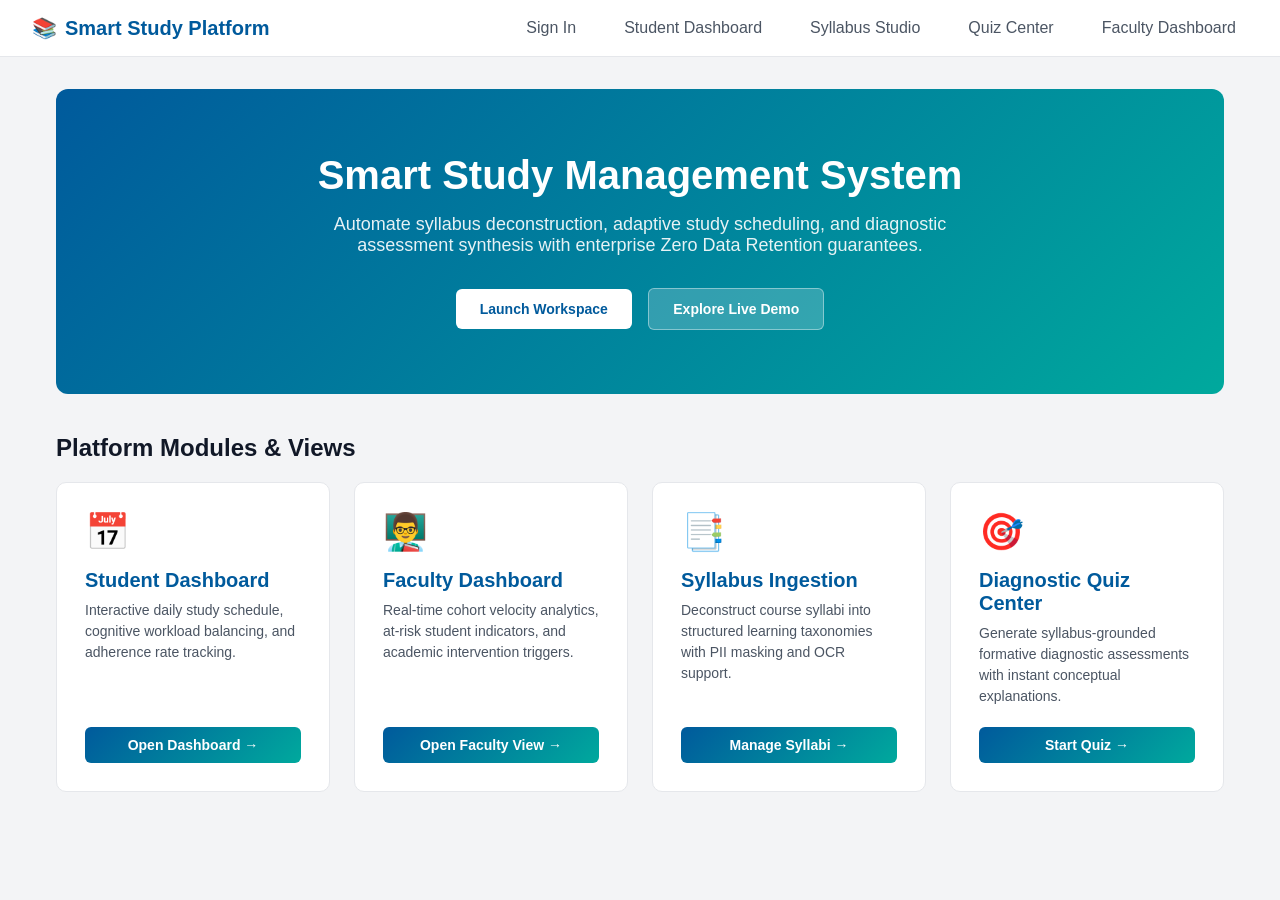
<file: public/index.html>
<!DOCTYPE html>
<html lang="en">
<head>
    <meta charset="UTF-8">
    <meta name="viewport" content="width=device-width, initial-scale=1.0">
    <title>Smart Study Management System - Core Platform</title>
    <link rel="stylesheet" href="css/style.css">
    <style>
        .hero {
            background: linear-gradient(135deg, #005A9C 0%, #00A99D 100%);
            color: white;
            padding: 4rem 2rem;
            text-align: center;
            border-radius: 12px;
            margin-bottom: 2.5rem;
        }
        .hero h1 {
            font-size: 2.5rem;
            margin-bottom: 1rem;
        }
        .hero p {
            font-size: 1.125rem;
            opacity: 0.9;
            max-width: 700px;
            margin: 0 auto 2rem;
        }
        .feature-grid {
            display: grid;
            grid-template-columns: repeat(auto-fit, minmax(260px, 1fr));
            gap: 1.5rem;
        }
        .feature-card {
            background: white;
            border: 1px solid var(--neutral-200);
            border-radius: 10px;
            padding: 1.75rem;
            text-decoration: none;
            color: inherit;
            transition: transform 0.2s, box-shadow 0.2s;
            display: flex;
            flex-direction: column;
            justify-content: space-between;
        }
        .feature-card:hover {
            transform: translateY(-4px);
            box-shadow: 0 10px 15px -3px rgba(0, 0, 0, 0.1);
        }
        .feature-icon {
            font-size: 2.25rem;
            margin-bottom: 1rem;
        }
        .feature-title {
            font-size: 1.25rem;
            font-weight: 700;
            color: var(--primary-color);
            margin-bottom: 0.5rem;
        }
        .feature-desc {
            color: var(--neutral-600);
            font-size: 0.875rem;
            line-height: 1.5;
            margin-bottom: 1.25rem;
        }
    </style>
</head>
<body>
    <nav class="navbar">
        <a href="index.html" class="brand">
            <span>📚</span> Smart Study Platform
        </a>
        <ul class="nav-links">
            <li><a href="pages/login.html">Sign In</a></li>
            <li><a href="pages/student_dashboard.html">Student Dashboard</a></li>
            <li><a href="pages/syllabus_management.html">Syllabus Studio</a></li>
            <li><a href="pages/quiz_center.html">Quiz Center</a></li>
            <li><a href="pages/faculty_dashboard.html">Faculty Dashboard</a></li>
        </ul>
    </nav>

    <div class="container">
        <div class="hero">
            <h1>Smart Study Management System</h1>
            <p>Automate syllabus deconstruction, adaptive study scheduling, and diagnostic assessment synthesis with enterprise Zero Data Retention guarantees.</p>
            <div>
                <a href="pages/login.html" class="btn" style="background: white; color: var(--primary-color); font-weight: 700; padding: 0.75rem 1.5rem; margin-right: 0.75rem;">Launch Workspace</a>
                <a href="pages/student_dashboard.html" class="btn" style="background: rgba(255,255,255,0.2); color: white; border: 1px solid rgba(255,255,255,0.4); padding: 0.75rem 1.5rem;">Explore Live Demo</a>
            </div>
        </div>

        <h2 style="font-size: 1.5rem; margin-bottom: 1.25rem; color: var(--neutral-900);">Platform Modules & Views</h2>

        <div class="feature-grid">
            <a href="pages/student_dashboard.html" class="feature-card">
                <div>
                    <div class="feature-icon">📅</div>
                    <div class="feature-title">Student Dashboard</div>
                    <div class="feature-desc">Interactive daily study schedule, cognitive workload balancing, and adherence rate tracking.</div>
                </div>
                <span class="btn btn-primary" style="text-align: center;">Open Dashboard →</span>
            </a>

            <a href="pages/faculty_dashboard.html" class="feature-card">
                <div>
                    <div class="feature-icon">👨‍🏫</div>
                    <div class="feature-title">Faculty Dashboard</div>
                    <div class="feature-desc">Real-time cohort velocity analytics, at-risk student indicators, and academic intervention triggers.</div>
                </div>
                <span class="btn btn-primary" style="text-align: center;">Open Faculty View →</span>
            </a>

            <a href="pages/syllabus_management.html" class="feature-card">
                <div>
                    <div class="feature-icon">📑</div>
                    <div class="feature-title">Syllabus Ingestion</div>
                    <div class="feature-desc">Deconstruct course syllabi into structured learning taxonomies with PII masking and OCR support.</div>
                </div>
                <span class="btn btn-primary" style="text-align: center;">Manage Syllabi →</span>
            </a>

            <a href="pages/quiz_center.html" class="feature-card">
                <div>
                    <div class="feature-icon">🎯</div>
                    <div class="feature-title">Diagnostic Quiz Center</div>
                    <div class="feature-desc">Generate syllabus-grounded formative diagnostic assessments with instant conceptual explanations.</div>
                </div>
                <span class="btn btn-primary" style="text-align: center;">Start Quiz →</span>
            </a>
        </div>
    </div>

    <script src="js/api.js"></script>
</body>
</html>
</file>
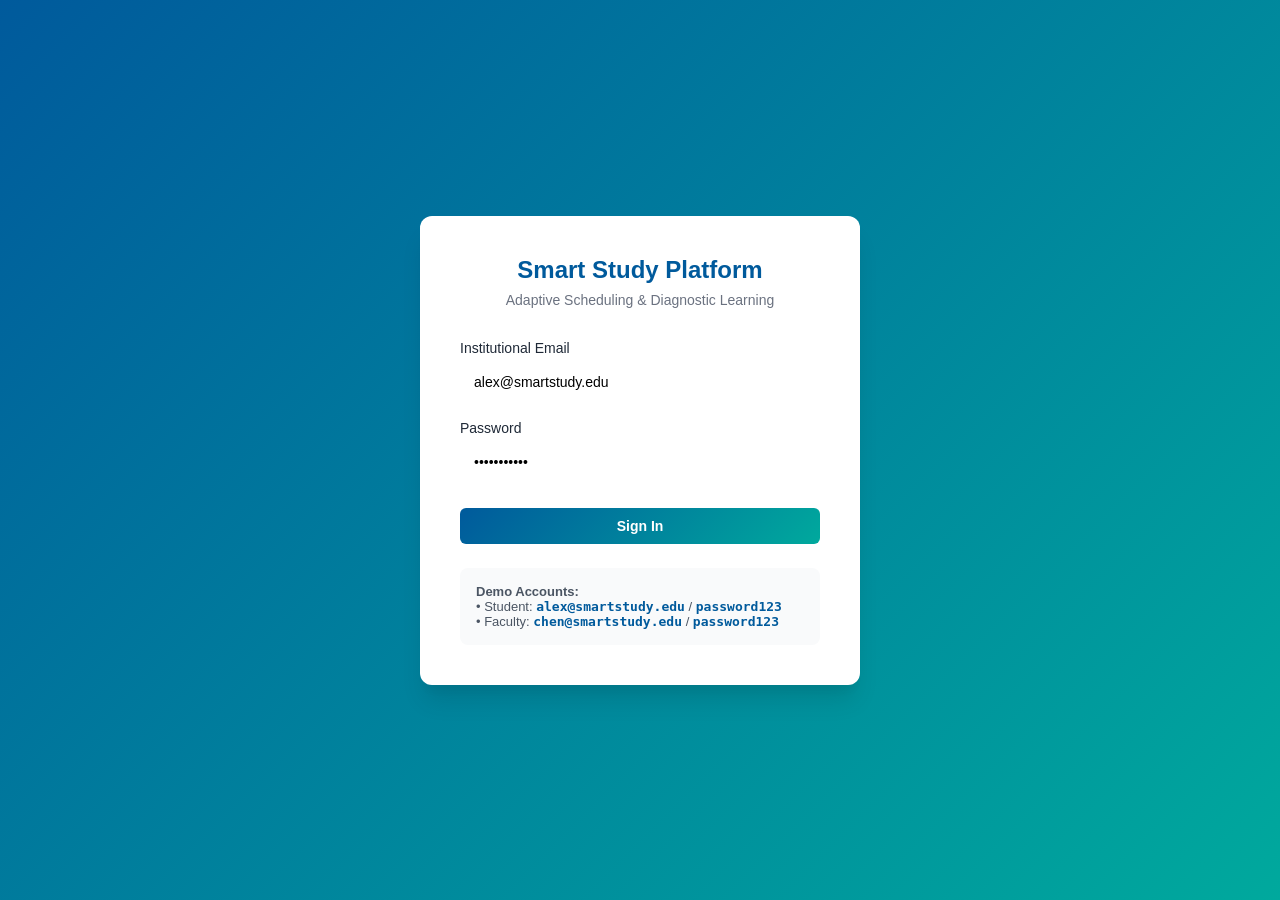
<file: public/pages/login.html>
<!DOCTYPE html>
<html lang="en">
<head>
    <meta charset="UTF-8">
    <meta name="viewport" content="width=device-width, initial-scale=1.0">
    <title>Login - Smart Study Management System</title>
    <link rel="stylesheet" href="../css/style.css">
    <style>
        .login-wrapper {
            min-height: 100vh;
            display: flex;
            align-items: center;
            justify-content: center;
            padding: 1rem;
            background: linear-gradient(135deg, #005A9C 0%, #00A99D 100%);
        }
        .login-card {
            background: white;
            padding: 2.5rem;
            border-radius: 12px;
            width: 100%;
            max-width: 440px;
            box-shadow: 0 20px 25px -5px rgba(0, 0, 0, 0.1), 0 10px 10px -5px rgba(0, 0, 0, 0.04);
        }
        .login-header {
            text-align: center;
            margin-bottom: 2rem;
        }
        .login-header h1 {
            color: var(--primary-color);
            font-size: 1.5rem;
            margin-bottom: 0.5rem;
        }
        .demo-credentials {
            margin-top: 1.5rem;
            padding: 1rem;
            background: var(--neutral-50);
            border-radius: 8px;
            font-size: 0.8125rem;
            color: var(--neutral-600);
        }
        .demo-credentials code {
            color: var(--primary-color);
            font-weight: 600;
        }
    </style>
</head>
<body>
    <div class="login-wrapper">
        <div class="login-card">
            <div class="login-header">
                <h1>Smart Study Platform</h1>
                <p style="color: var(--neutral-500); font-size: 0.875rem;">Adaptive Scheduling & Diagnostic Learning</p>
            </div>

            <div id="alertBox" style="display:none; padding: 0.75rem; border-radius: 6px; margin-bottom: 1rem; font-size: 0.875rem;"></div>

            <form id="loginForm">
                <div class="form-group">
                    <label for="email">Institutional Email</label>
                    <input type="email" id="email" class="form-control" required placeholder="alex@smartstudy.edu" value="alex@smartstudy.edu">
                </div>

                <div class="form-group">
                    <label for="password">Password</label>
                    <input type="password" id="password" class="form-control" required placeholder="••••••••" value="password123">
                </div>

                <button type="submit" id="loginBtn" class="btn btn-primary" style="width: 100%; margin-top: 0.5rem;">Sign In</button>
            </form>

            <div class="demo-credentials">
                <strong>Demo Accounts:</strong><br>
                • Student: <code>alex@smartstudy.edu</code> / <code>password123</code><br>
                • Faculty: <code>chen@smartstudy.edu</code> / <code>password123</code>
            </div>
        </div>
    </div>

    <script src="../js/api.js"></script>
    <script>
        document.getElementById('loginForm').addEventListener('submit', async function(e) {
            e.preventDefault();
            const btn = document.getElementById('loginBtn');
            const alertBox = document.getElementById('alertBox');
            const email = document.getElementById('email').value.trim();
            const password = document.getElementById('password').value.trim();

            btn.disabled = true;
            btn.innerText = "Signing In...";
            alertBox.style.display = "none";

            try {
                const res = await SmartStudyAPI.login(email, password);
                alertBox.style.display = "block";
                alertBox.style.background = "#D1FAE5";
                alertBox.style.color = "#065F46";
                alertBox.innerText = `Welcome, ${res.user.name}! Redirecting...`;

                setTimeout(() => {
                    if (res.user.role === 'faculty') {
                        window.location.href = "faculty_dashboard.html";
                    } else {
                        window.location.href = "student_dashboard.html";
                    }
                }, 800);
            } catch (err) {
                alertBox.style.display = "block";
                alertBox.style.background = "#FEE2E2";
                alertBox.style.color = "#991B1B";
                alertBox.innerText = err.message || "Invalid credentials.";
                btn.disabled = false;
                btn.innerText = "Sign In";
            }
        });
    </script>
</body>
</html>
</file>
<file: public/css/style.css>
/* Smart Study Global Styling & Design Tokens */
:root {
    --primary-color: #005A9C;
    --accent-color: #00A99D;
    --primary-gradient: linear-gradient(135deg, #005A9C 0%, #00A99D 100%);
    --neutral-900: #111827;
    --neutral-800: #1F2937;
    --neutral-700: #374151;
    --neutral-600: #4B5563;
    --neutral-500: #6B7280;
    --neutral-400: #9CA3AF;
    --neutral-200: #E5E7EB;
    --neutral-100: #F3F4F6;
    --neutral-50: #F9FAFB;
    --success: #10B981;
    --warning: #F59E0B;
    --danger: #EF4444;
    --font-sans: -apple-system, BlinkMacSystemFont, "Segoe UI", Roboto, Helvetica, Arial, sans-serif;
}

* {
    box-sizing: border-box;
    margin: 0;
    padding: 0;
}

body {
    font-family: var(--font-sans);
    background-color: var(--neutral-100);
    color: var(--neutral-800);
    min-height: 100vh;
}

.navbar {
    background: white;
    border-bottom: 1px solid var(--neutral-200);
    padding: 1rem 2rem;
    display: flex;
    justify-content: space-between;
    align-items: center;
}

.brand {
    font-size: 1.25rem;
    font-weight: 700;
    color: var(--primary-color);
    text-decoration: none;
    display: flex;
    align-items: center;
    gap: 0.5rem;
}

.nav-links {
    display: flex;
    gap: 1.5rem;
    list-style: none;
}

.nav-links a {
    color: var(--neutral-600);
    text-decoration: none;
    font-weight: 500;
    padding: 0.5rem 0.75rem;
    border-radius: 6px;
    transition: all 0.2s;
}

.nav-links a:hover, .nav-links a.active {
    color: var(--primary-color);
    background-color: var(--neutral-100);
}

.container {
    max-width: 1200px;
    margin: 2rem auto;
    padding: 0 1rem;
}

.card {
    background: white;
    border-radius: 10px;
    border: 1px solid var(--neutral-200);
    padding: 1.5rem;
    margin-bottom: 1.5rem;
    box-shadow: 0 1px 3px rgba(0,0,0,0.05);
}

.btn {
    display: inline-block;
    padding: 0.625rem 1.25rem;
    font-size: 0.875rem;
    font-weight: 600;
    border-radius: 6px;
    border: none;
    cursor: pointer;
    transition: all 0.2s;
    text-decoration: none;
}

.btn-primary {
    background: var(--primary-gradient);
    color: white;
}

.btn-primary:hover {
    opacity: 0.9;
}

.btn-secondary {
    background: var(--neutral-200);
    color: var(--neutral-700);
}

.btn-secondary:hover {
    background: var(--neutral-300);
}

.kpi-grid {
    display: grid;
    grid-template-columns: repeat(auto-fit, minmax(220px, 1fr));
    gap: 1.25rem;
    margin-bottom: 2rem;
}

.kpi-card {
    background: white;
    padding: 1.25rem;
    border-radius: 8px;
    border: 1px solid var(--neutral-200);
}

.kpi-title {
    font-size: 0.875rem;
    color: var(--neutral-500);
    margin-bottom: 0.5rem;
}

.kpi-value {
    font-size: 1.75rem;
    font-weight: 700;
    color: var(--neutral-900);
}

.badge {
    display: inline-block;
    padding: 0.25rem 0.625rem;
    border-radius: 9999px;
    font-size: 0.75rem;
    font-weight: 600;
}

.badge-success { background: #D1FAE5; color: #065F46; }
.badge-warning { background: #FEF3C7; color: #92400E; }
.badge-danger { background: #FEE2E2; color: #991B1B; }

.table {
    width: 100%;
    border-collapse: collapse;
    margin-top: 1rem;
}

.table th, .table td {
    padding: 0.75rem 1rem;
    text-align: left;
    border-bottom: 1px solid var(--neutral-200);
}

.table th {
    background: var(--neutral-50);
    color: var(--neutral-600);
    font-size: 0.8125rem;
    text-transform: uppercase;
}

.form-group {
    margin-bottom: 1.25rem;
}

.form-group label {
    display: block;
    margin-bottom: 0.5rem;
    font-weight: 500;
    font-size: 0.875rem;
}

.form-control {
    width: 100%;
    padding: 0.625rem 0.875rem;
    border: 1px solid var(--neutral-300);
    border-radius: 6px;
    font-size: 0.875rem;
}

.form-control:focus {
    outline: none;
    border-color: var(--primary-color);
    box-shadow: 0 0 0 3px rgba(0,90,156,0.15);
}
</file>
